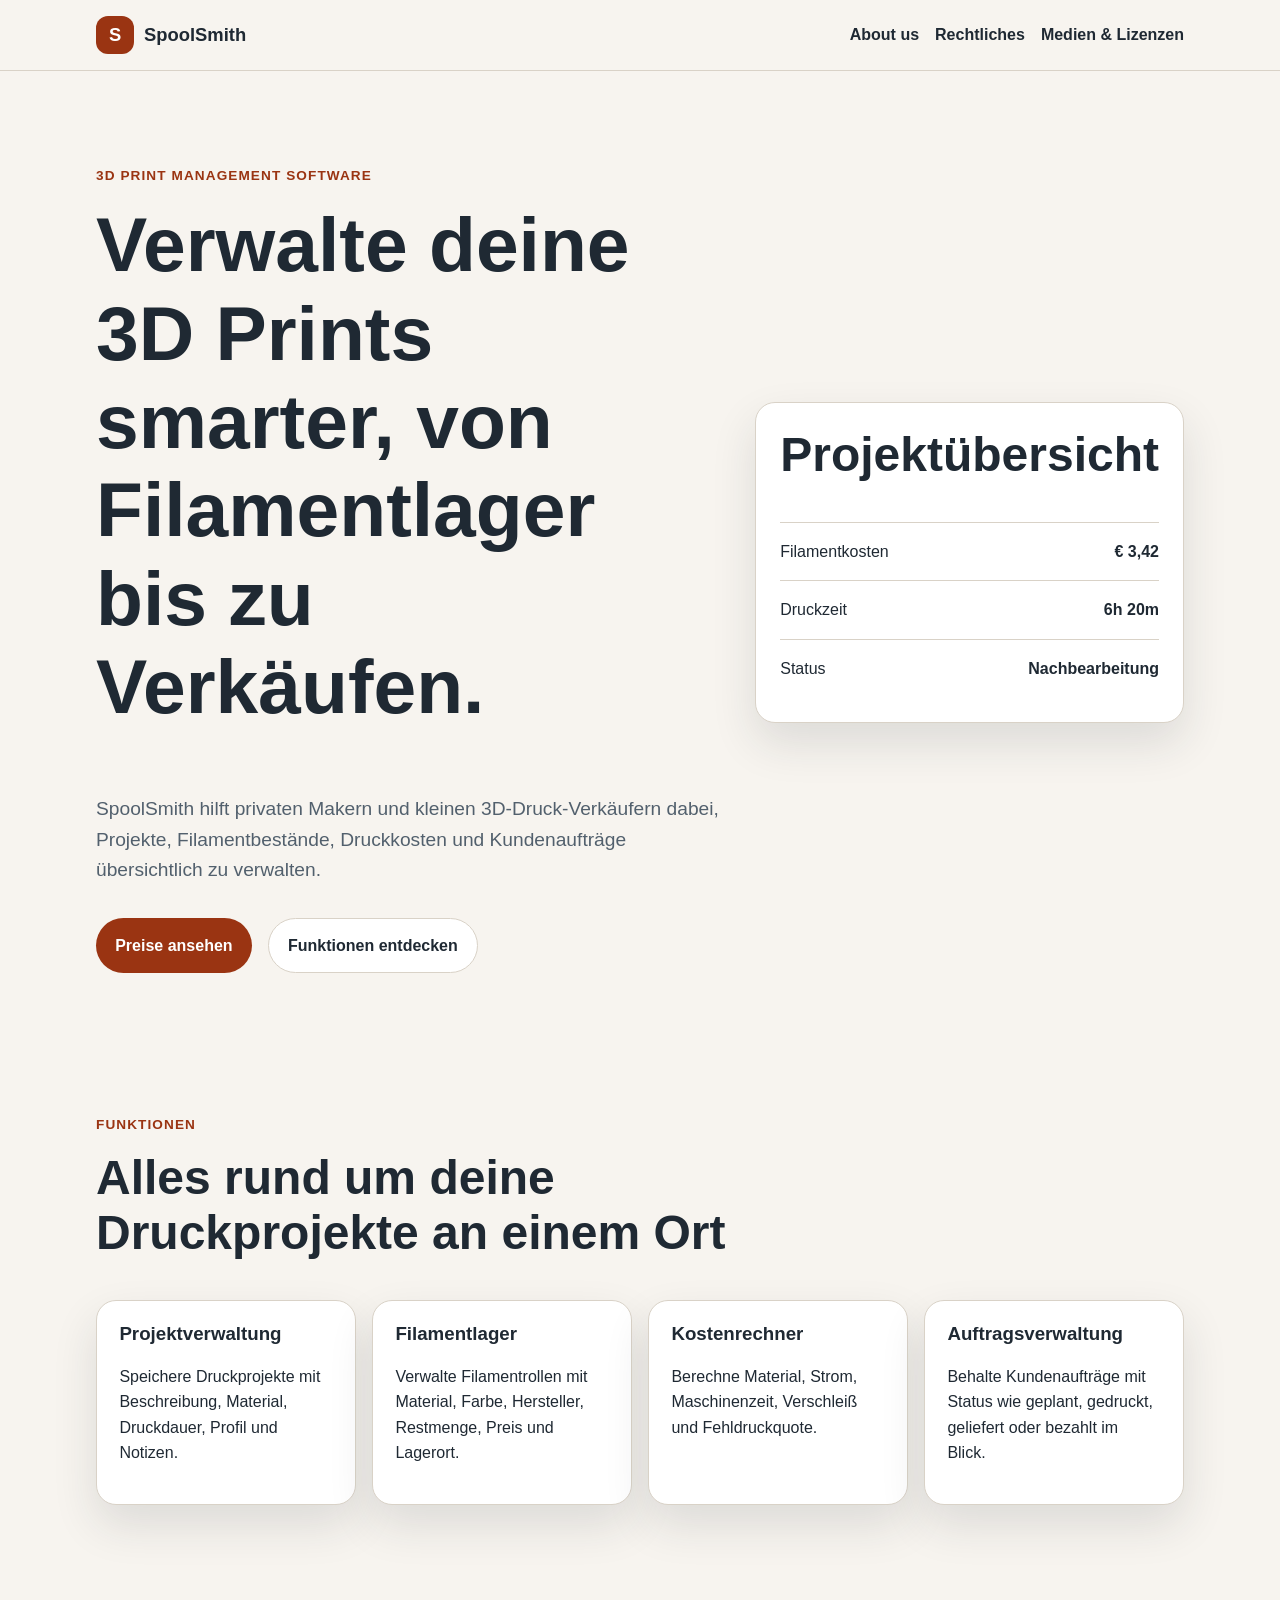
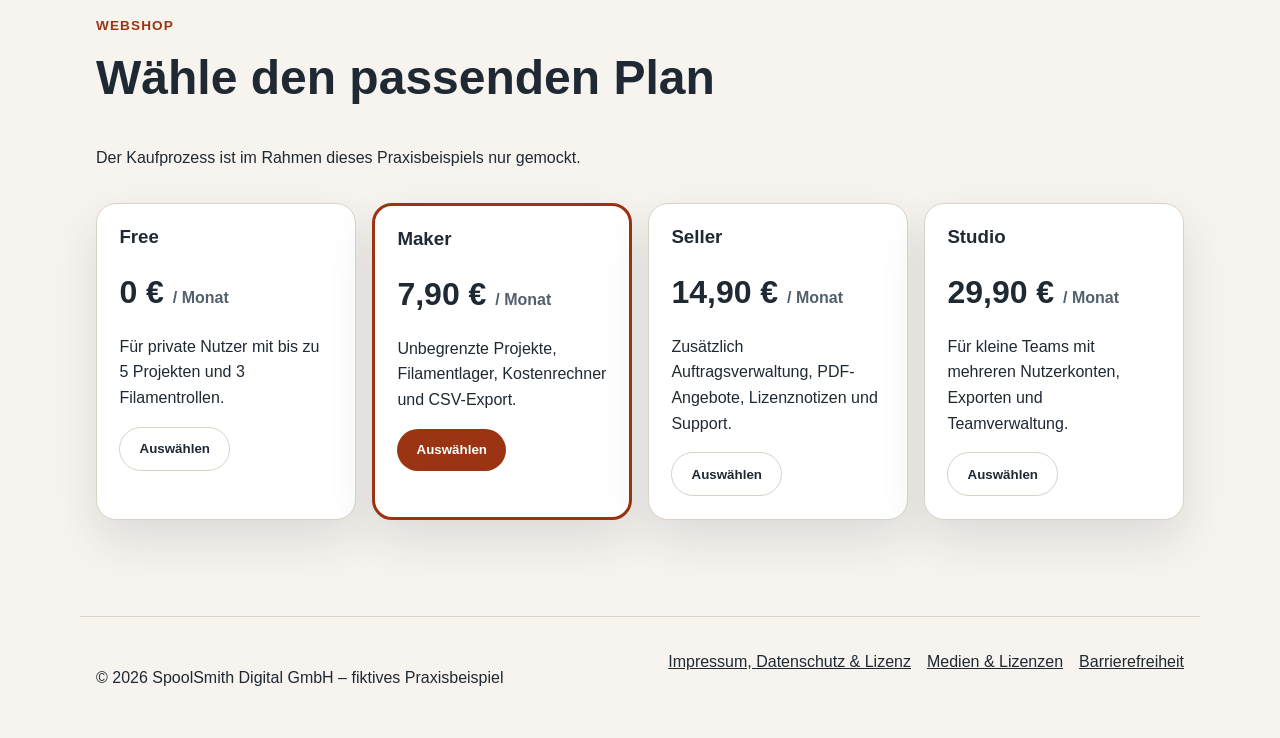
<file: index.html>
<!DOCTYPE html>
<html lang="de">
<head>
  <meta charset="UTF-8">
  <meta name="viewport" content="width=device-width, initial-scale=1.0">
  <title>SpoolSmith – 3D Print Management</title>
  <meta name="description" content="SpoolSmith ist eine Webanwendung zur Verwaltung von 3D-Druck-Projekten, Filamentbeständen, Druckkosten und Kundenaufträgen.">
  <link rel="stylesheet" href="assets/css/style.css">
</head>
<body>
  <a class="skip-link" href="#main">Zum Inhalt springen</a>

  <header class="site-header">
    <nav class="navbar" aria-label="Hauptnavigation">
      <a class="logo" href="index.html" aria-label="SpoolSmith Startseite">
        <span class="logo-mark">S</span>
        <span>SpoolSmith</span>
      </a>

      <ul class="nav-links">
        <li><a href="about.html">About us</a></li>
        <li><a href="legal.html">Rechtliches</a></li>
        <li><a href="media-licenses.html">Medien & Lizenzen</a></li>
      </ul>
    </nav>
  </header>

  <main id="main">
    <section class="hero">
      <div class="hero-text">
        <p class="eyebrow">3D Print Management Software</p>
        <h1>Verwalte deine 3D Prints smarter, von Filamentlager bis zu Verkäufen.</h1>
        <p class="hero-description">
          SpoolSmith hilft privaten Makern und kleinen 3D-Druck-Verkäufern dabei,
          Projekte, Filamentbestände, Druckkosten und Kundenaufträge übersichtlich zu verwalten.
        </p>
        <div class="hero-actions">
          <a class="button primary" href="#pricing">Preise ansehen</a>
          <a class="button secondary" href="#features">Funktionen entdecken</a>
        </div>
      </div>

      <div class="hero-card" aria-label="Beispiel-Dashboard von SpoolSmith">
        <h2>Projektübersicht</h2>
        <div class="dashboard-row">
          <span>Filamentkosten</span>
          <strong>€ 3,42</strong>
        </div>
        <div class="dashboard-row">
          <span>Druckzeit</span>
          <strong>6h 20m</strong>
        </div>
        <div class="dashboard-row">
          <span>Status</span>
          <strong>Nachbearbeitung</strong>
        </div>
      </div>
    </section>

    <section id="features" class="section">
      <div class="section-heading">
        <p class="eyebrow">Funktionen</p>
        <h2>Alles rund um deine Druckprojekte an einem Ort</h2>
      </div>

      <div class="grid cards">
        <article class="card">
          <h3>Projektverwaltung</h3>
          <p>Speichere Druckprojekte mit Beschreibung, Material, Druckdauer, Profil und Notizen.</p>
        </article>

        <article class="card">
          <h3>Filamentlager</h3>
          <p>Verwalte Filamentrollen mit Material, Farbe, Hersteller, Restmenge, Preis und Lagerort.</p>
        </article>

        <article class="card">
          <h3>Kostenrechner</h3>
          <p>Berechne Material, Strom, Maschinenzeit, Verschleiß und Fehldruckquote.</p>
        </article>

        <article class="card">
          <h3>Auftragsverwaltung</h3>
          <p>Behalte Kundenaufträge mit Status wie geplant, gedruckt, geliefert oder bezahlt im Blick.</p>
        </article>
      </div>
    </section>

    <section id="pricing" class="section pricing-section">
      <div class="section-heading">
        <p class="eyebrow">Webshop</p>
        <h2>Wähle den passenden Plan</h2>
        <p>Der Kaufprozess ist im Rahmen dieses Praxisbeispiels nur gemockt.</p>
      </div>

      <div class="grid pricing-grid">
        <article class="price-card">
          <h3>Free</h3>
          <p class="price">0 € <span>/ Monat</span></p>
          <p>Für private Nutzer mit bis zu 5 Projekten und 3 Filamentrollen.</p>
          <button class="button secondary" type="button">Auswählen</button>
        </article>

        <article class="price-card featured">
          <h3>Maker</h3>
          <p class="price">7,90 € <span>/ Monat</span></p>
          <p>Unbegrenzte Projekte, Filamentlager, Kostenrechner und CSV-Export.</p>
          <button class="button primary" type="button">Auswählen</button>
        </article>

        <article class="price-card">
          <h3>Seller</h3>
          <p class="price">14,90 € <span>/ Monat</span></p>
          <p>Zusätzlich Auftragsverwaltung, PDF-Angebote, Lizenznotizen und Support.</p>
          <button class="button secondary" type="button">Auswählen</button>
        </article>

        <article class="price-card">
          <h3>Studio</h3>
          <p class="price">29,90 € <span>/ Monat</span></p>
          <p>Für kleine Teams mit mehreren Nutzerkonten, Exporten und Teamverwaltung.</p>
          <button class="button secondary" type="button">Auswählen</button>
        </article>
      </div>
    </section>
  </main>

  <footer class="site-footer">
    <p>&copy; 2026 SpoolSmith Digital GmbH – fiktives Praxisbeispiel</p>
    <nav aria-label="Footer Navigation">
      <a href="legal.html">Impressum, Datenschutz & Lizenz</a>
      <a href="media-licenses.html">Medien & Lizenzen</a>
      <a href="legal.html#accessibility">Barrierefreiheit</a>
    </nav>
  </footer>

  <script src="assets/js/main.js"></script>
</body>
</html>
</file>
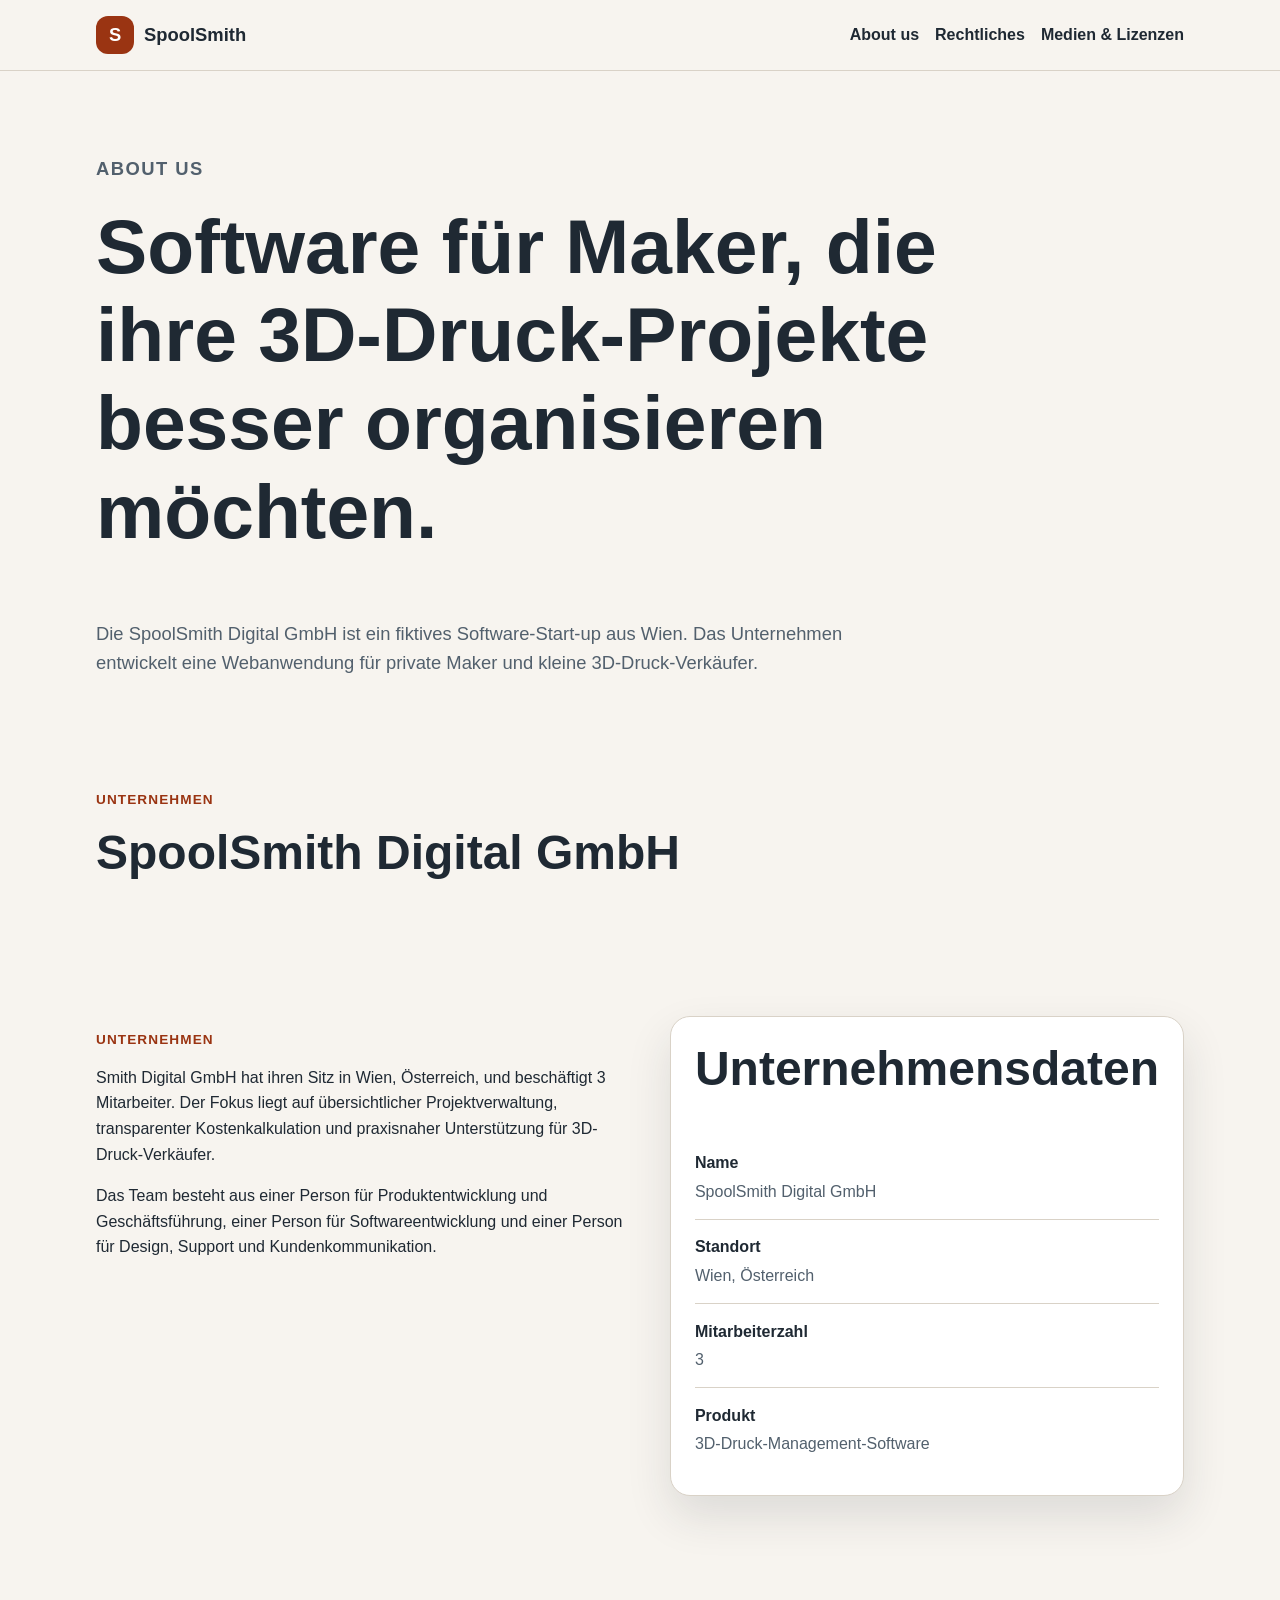
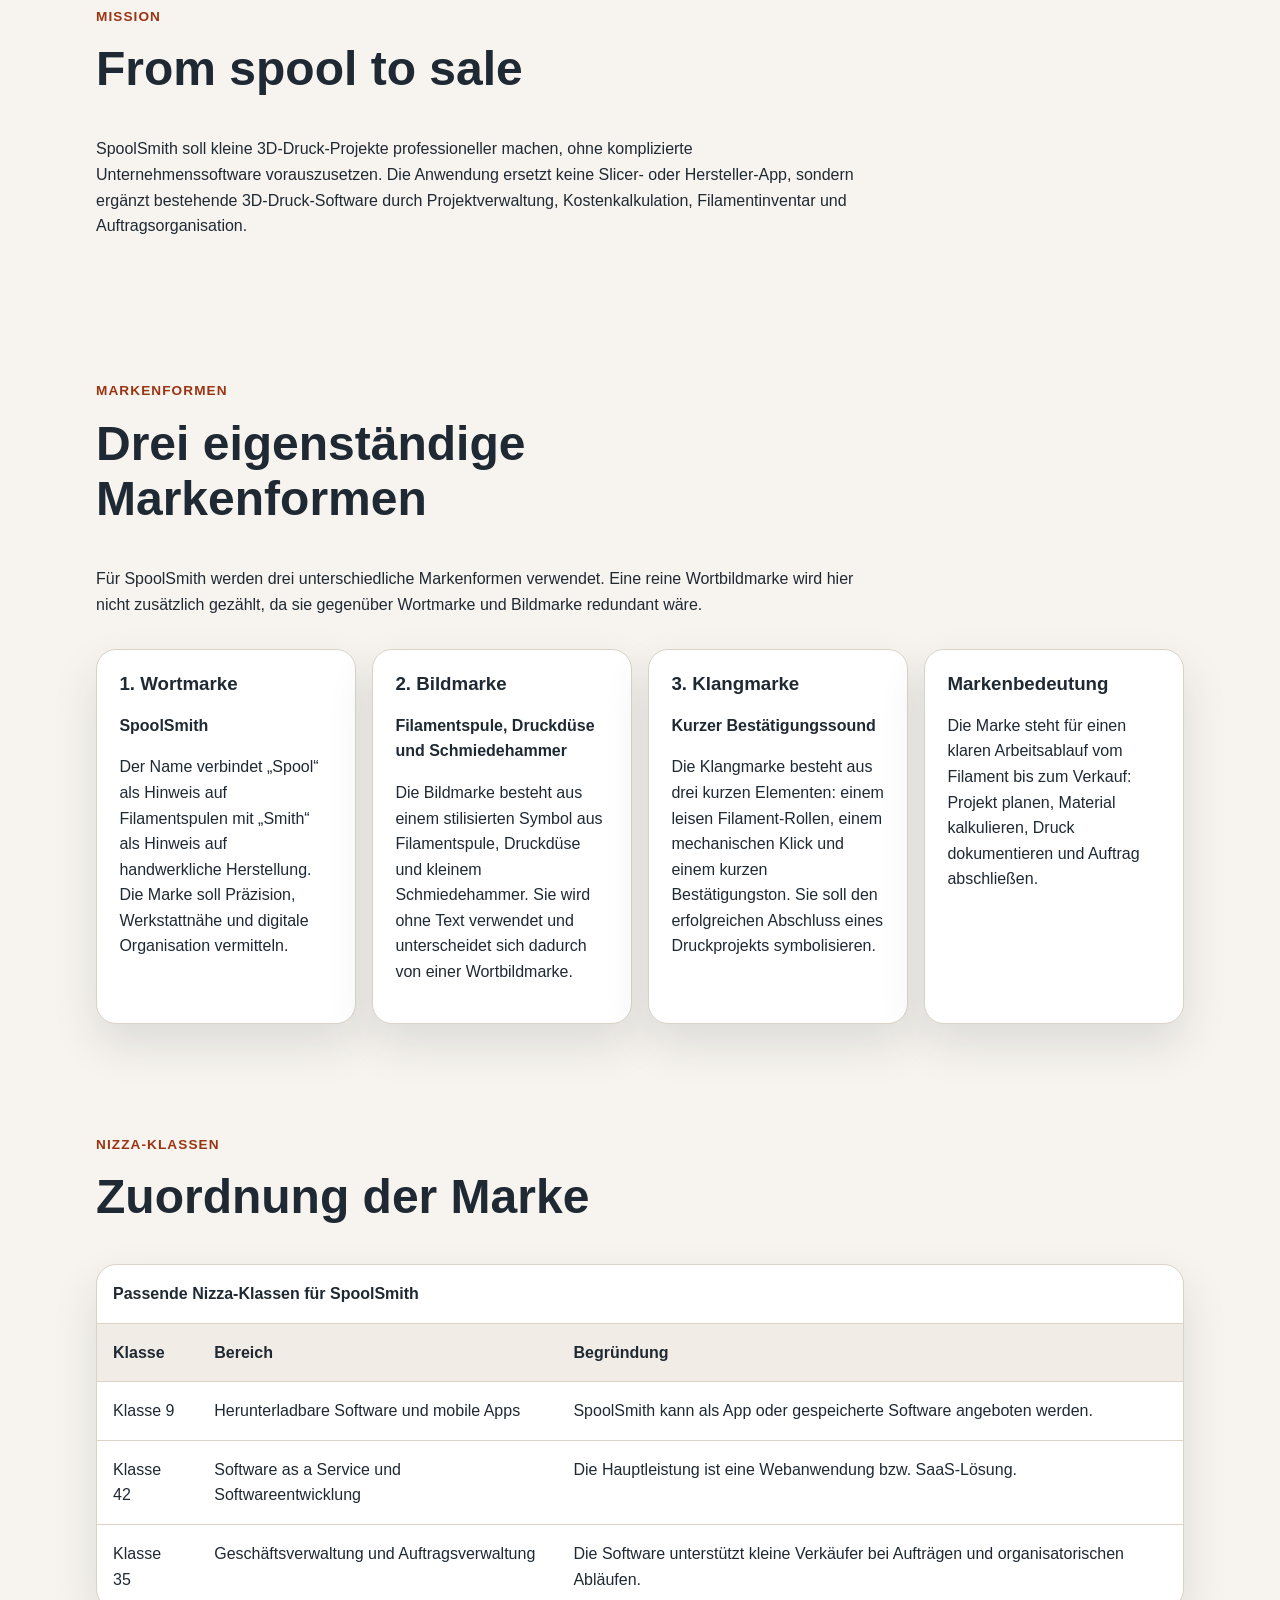
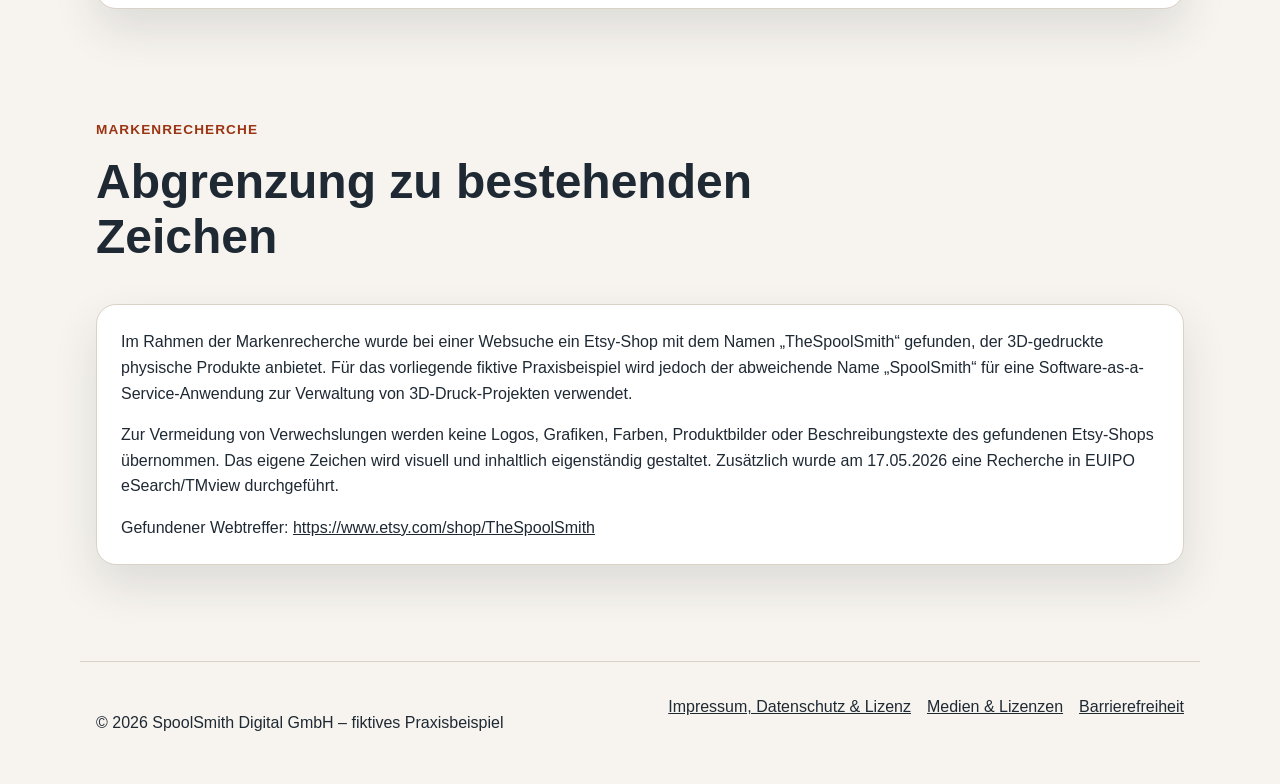
<file: about.html>
<!DOCTYPE html>
<html lang="de">
<head>
  <meta charset="UTF-8">
  <meta name="viewport" content="width=device-width, initial-scale=1.0">
  <title>About us – SpoolSmith</title>
  <meta name="description" content="Über SpoolSmith Digital GmbH, Markenformen, Nizza-Klassen und Markenrecherche.">
  <link rel="stylesheet" href="assets/css/style.css">
</head>
<body>
  <a class="skip-link" href="#main">Zum Inhalt springen</a>

  <header class="site-header">
    <nav class="navbar" aria-label="Hauptnavigation">
      <a class="logo" href="index.html" aria-label="SpoolSmith Startseite">
        <span class="logo-mark">S</span>
        <span>SpoolSmith</span>
      </a>

      <ul class="nav-links">
        <li><a href="about.html" aria-current="page">About us</a></li>
        <li><a href="legal.html">Rechtliches</a></li>
        <li><a href="media-licenses.html">Medien & Lizenzen</a></li>
      </ul>
    </nav>
  </header>

  <main id="main">
    <section class="page-hero">
      <p class="eyebrow">About us</p>
      <h1>Software für Maker, die ihre 3D-Druck-Projekte besser organisieren möchten.</h1>
      <p>
        Die SpoolSmith Digital GmbH ist ein fiktives Software-Start-up aus Wien.
        Das Unternehmen entwickelt eine Webanwendung für private Maker und kleine
        3D-Druck-Verkäufer.
      </p>
    </section>

    <section class="section two-column">
      <div>
        <p class="eyebrow">Unternehmen</p>
        <h2>SpoolSmith Digital GmbH</h2>
    </section>

    <section class="section two-column">
      <div>
        <p class="eyebrow">Unternehmen</p>
       Smith Digital GmbH hat ihren Sitz in Wien, Österreich, und beschäftigt
          3 Mitarbeiter. Der Fokus liegt auf übersichtlicher
          Projektverwaltung, transparenter Kostenkalkulation und praxisnaher
          Unterstützung für 3D-Druck-Verkäufer.
        </p>
        <p>
          Das Team besteht aus einer Person für Produktentwicklung und Geschäftsführung,
          einer Person für Softwareentwicklung und einer Person für Design, Support und
          Kundenkommunikation.
        </p>
      </div>

      <aside class="info-box" aria-label="Unternehmensdaten">
        <h2>Unternehmensdaten</h2>
        <dl>
          <div>
            <dt>Name</dt>
            <dd>SpoolSmith Digital GmbH</dd>
          </div>
          <div>
            <dt>Standort</dt>
            <dd>Wien, Österreich</dd>
          </div>
          <div>
            <dt>Mitarbeiterzahl</dt>
            <dd>3</dd>
          </div>
          <div>
            <dt>Produkt</dt>
            <dd>3D-Druck-Management-Software</dd>
          </div>
        </dl>
      </aside>
    </section>

    <section class="section">
      <div class="section-heading">
        <p class="eyebrow">Mission</p>
        <h2>From spool to sale</h2>
        <p>
          SpoolSmith soll kleine 3D-Druck-Projekte professioneller machen, ohne
          komplizierte Unternehmenssoftware vorauszusetzen. Die Anwendung ersetzt keine
          Slicer- oder Hersteller-App, sondern ergänzt bestehende 3D-Druck-Software
          durch Projektverwaltung, Kostenkalkulation, Filamentinventar und
          Auftragsorganisation.
        </p>
      </div>
    </section>

    <section class="section">
      <div class="section-heading">
        <p class="eyebrow">Markenformen</p>
        <h2>Drei eigenständige Markenformen</h2>
        <p>
          Für SpoolSmith werden drei unterschiedliche Markenformen verwendet. Eine
          reine Wortbildmarke wird hier nicht zusätzlich gezählt, da sie gegenüber
          Wortmarke und Bildmarke redundant wäre.
        </p>
      </div>

      <div class="grid cards">
        <article class="card">
          <h3>1. Wortmarke</h3>
          <p><strong>SpoolSmith</strong></p>
          <p>
            Der Name verbindet „Spool“ als Hinweis auf Filamentspulen mit „Smith“ als
            Hinweis auf handwerkliche Herstellung. Die Marke soll Präzision, Werkstattnähe
            und digitale Organisation vermitteln.
          </p>
        </article>

        <article class="card">
          <h3>2. Bildmarke</h3>
          <p><strong>Filamentspule, Druckdüse und Schmiedehammer</strong></p>
          <p>
            Die Bildmarke besteht aus einem stilisierten Symbol aus Filamentspule,
            Druckdüse und kleinem Schmiedehammer. Sie wird ohne Text verwendet und
            unterscheidet sich dadurch von einer Wortbildmarke.
          </p>
        </article>

        <article class="card">
          <h3>3. Klangmarke</h3>
          <p><strong>Kurzer Bestätigungssound</strong></p>
          <p>
            Die Klangmarke besteht aus drei kurzen Elementen: einem leisen
            Filament-Rollen, einem mechanischen Klick und einem kurzen Bestätigungston.
            Sie soll den erfolgreichen Abschluss eines Druckprojekts symbolisieren.
          </p>
        </article>

        <article class="card">
          <h3>Markenbedeutung</h3>
          <p>
            Die Marke steht für einen klaren Arbeitsablauf vom Filament bis zum Verkauf:
            Projekt planen, Material kalkulieren, Druck dokumentieren und Auftrag
            abschließen.
          </p>
        </article>
      </div>
    </section>

    <section class="section">
      <div class="section-heading">
        <p class="eyebrow">Nizza-Klassen</p>
        <h2>Zuordnung der Marke</h2>
      </div>

      <div class="table-wrapper">
        <table>
          <caption>Passende Nizza-Klassen für SpoolSmith</caption>
          <thead>
            <tr>
              <th scope="col">Klasse</th>
              <th scope="col">Bereich</th>
              <th scope="col">Begründung</th>
            </tr>
          </thead>
          <tbody>
            <tr>
              <td>Klasse 9</td>
              <td>Herunterladbare Software und mobile Apps</td>
              <td>SpoolSmith kann als App oder gespeicherte Software angeboten werden.</td>
            </tr>
            <tr>
              <td>Klasse 42</td>
              <td>Software as a Service und Softwareentwicklung</td>
              <td>Die Hauptleistung ist eine Webanwendung bzw. SaaS-Lösung.</td>
            </tr>
            <tr>
              <td>Klasse 35</td>
              <td>Geschäftsverwaltung und Auftragsverwaltung</td>
              <td>Die Software unterstützt kleine Verkäufer bei Aufträgen und organisatorischen Abläufen.</td>
            </tr>
          </tbody>
        </table>
      </div>
    </section>

    <section class="section">
      <div class="section-heading">
        <p class="eyebrow">Markenrecherche</p>
        <h2>Abgrenzung zu bestehenden Zeichen</h2>
      </div>

      <div class="notice">
        <p>
          Im Rahmen der Markenrecherche wurde bei einer Websuche ein Etsy-Shop mit dem
          Namen „TheSpoolSmith“ gefunden, der 3D-gedruckte physische Produkte anbietet.
          Für das vorliegende fiktive Praxisbeispiel wird jedoch der abweichende Name
          „SpoolSmith“ für eine Software-as-a-Service-Anwendung zur Verwaltung von
          3D-Druck-Projekten verwendet.
        </p>
        <p>
          Zur Vermeidung von Verwechslungen werden keine Logos, Grafiken, Farben,
          Produktbilder oder Beschreibungstexte des gefundenen Etsy-Shops übernommen.
          Das eigene Zeichen wird visuell und inhaltlich eigenständig gestaltet.
          Zusätzlich wurde am 17.05.2026 eine Recherche in EUIPO eSearch/TMview durchgeführt.
        </p>
        <p>
          Gefundener Webtreffer:
          <a href="https://www.etsy.com/shop/TheSpoolSmith">https://www.etsy.com/shop/TheSpoolSmith</a>
        </p>
      </div>
    </section>
  </main>

  <footer class="site-footer">
    <p>&copy; 2026 SpoolSmith Digital GmbH – fiktives Praxisbeispiel</p>
    <nav aria-label="Footer Navigation">
      <a href="legal.html">Impressum, Datenschutz & Lizenz</a>
      <a href="media-licenses.html">Medien & Lizenzen</a>
      <a href="legal.html#accessibility">Barrierefreiheit</a>
    </nav>
  </footer>

  <script src="assets/js/main.js"></script>
</body>
</html>
</file>
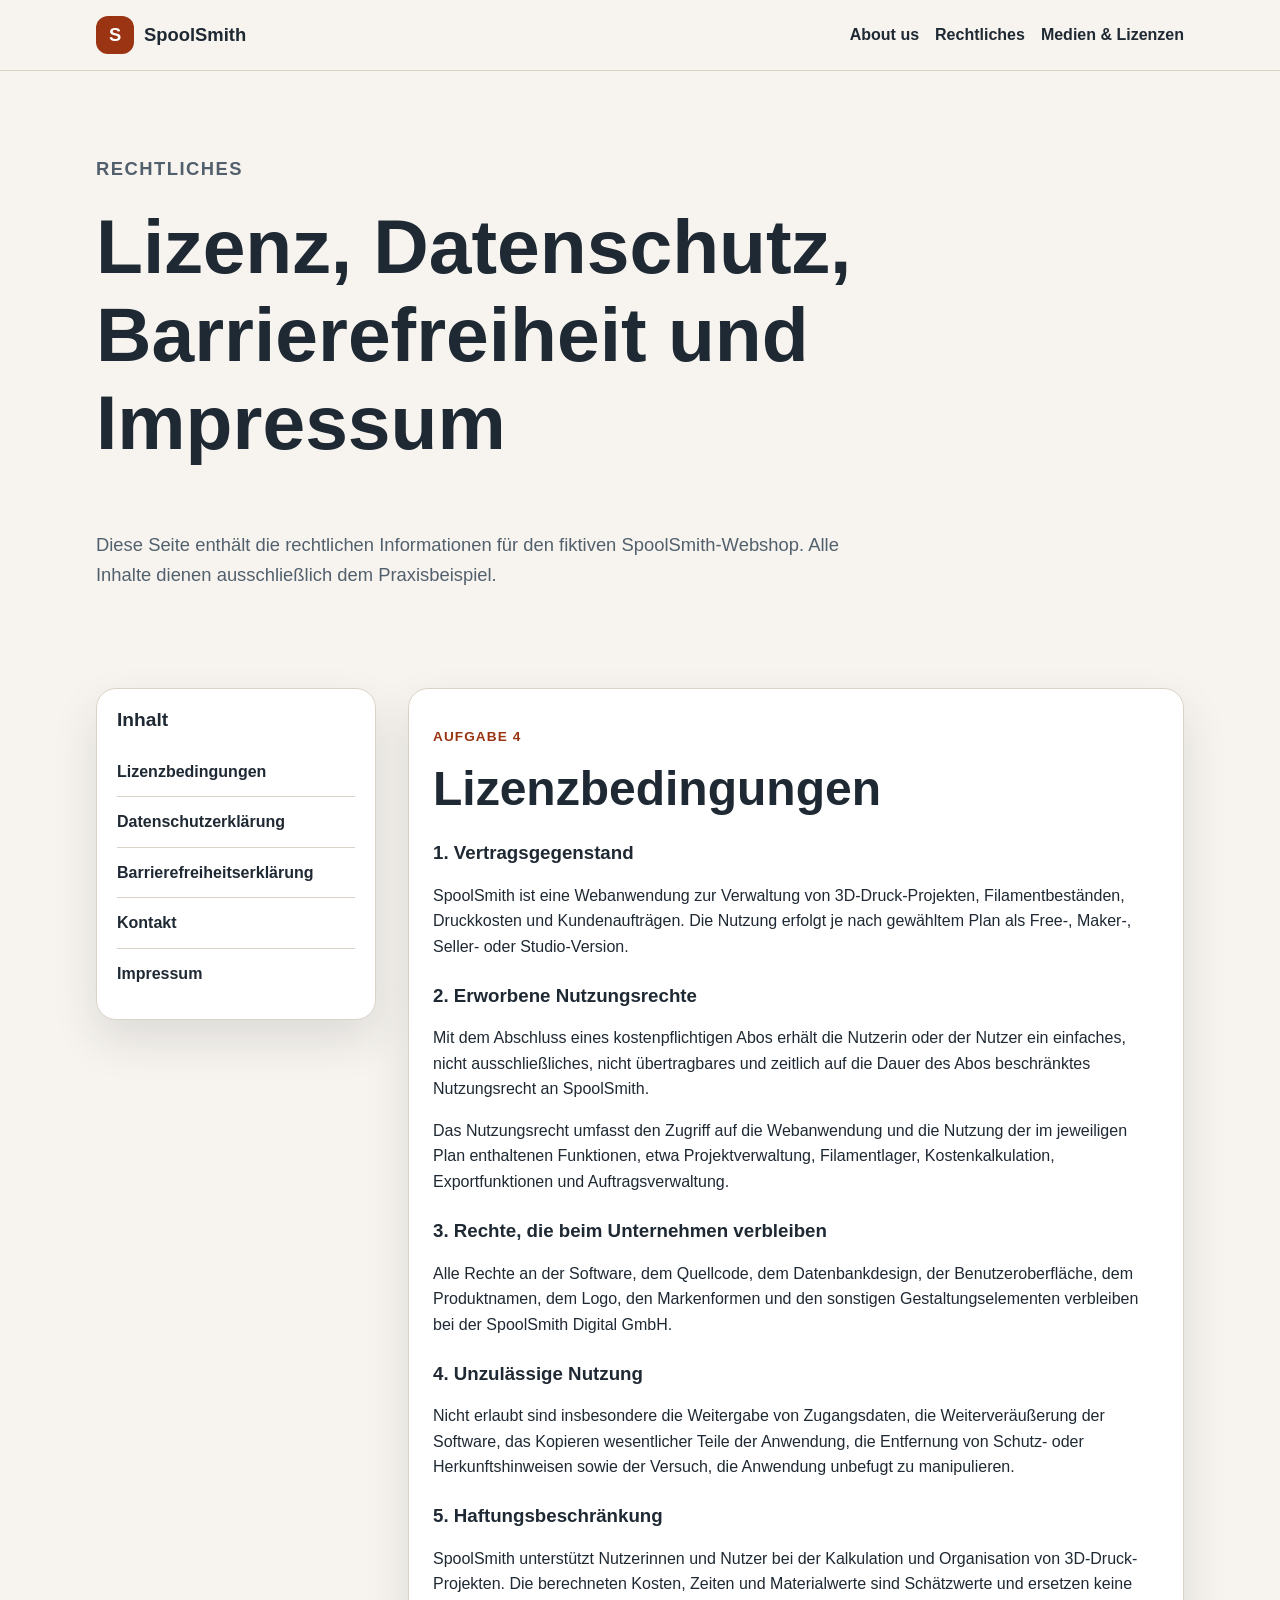
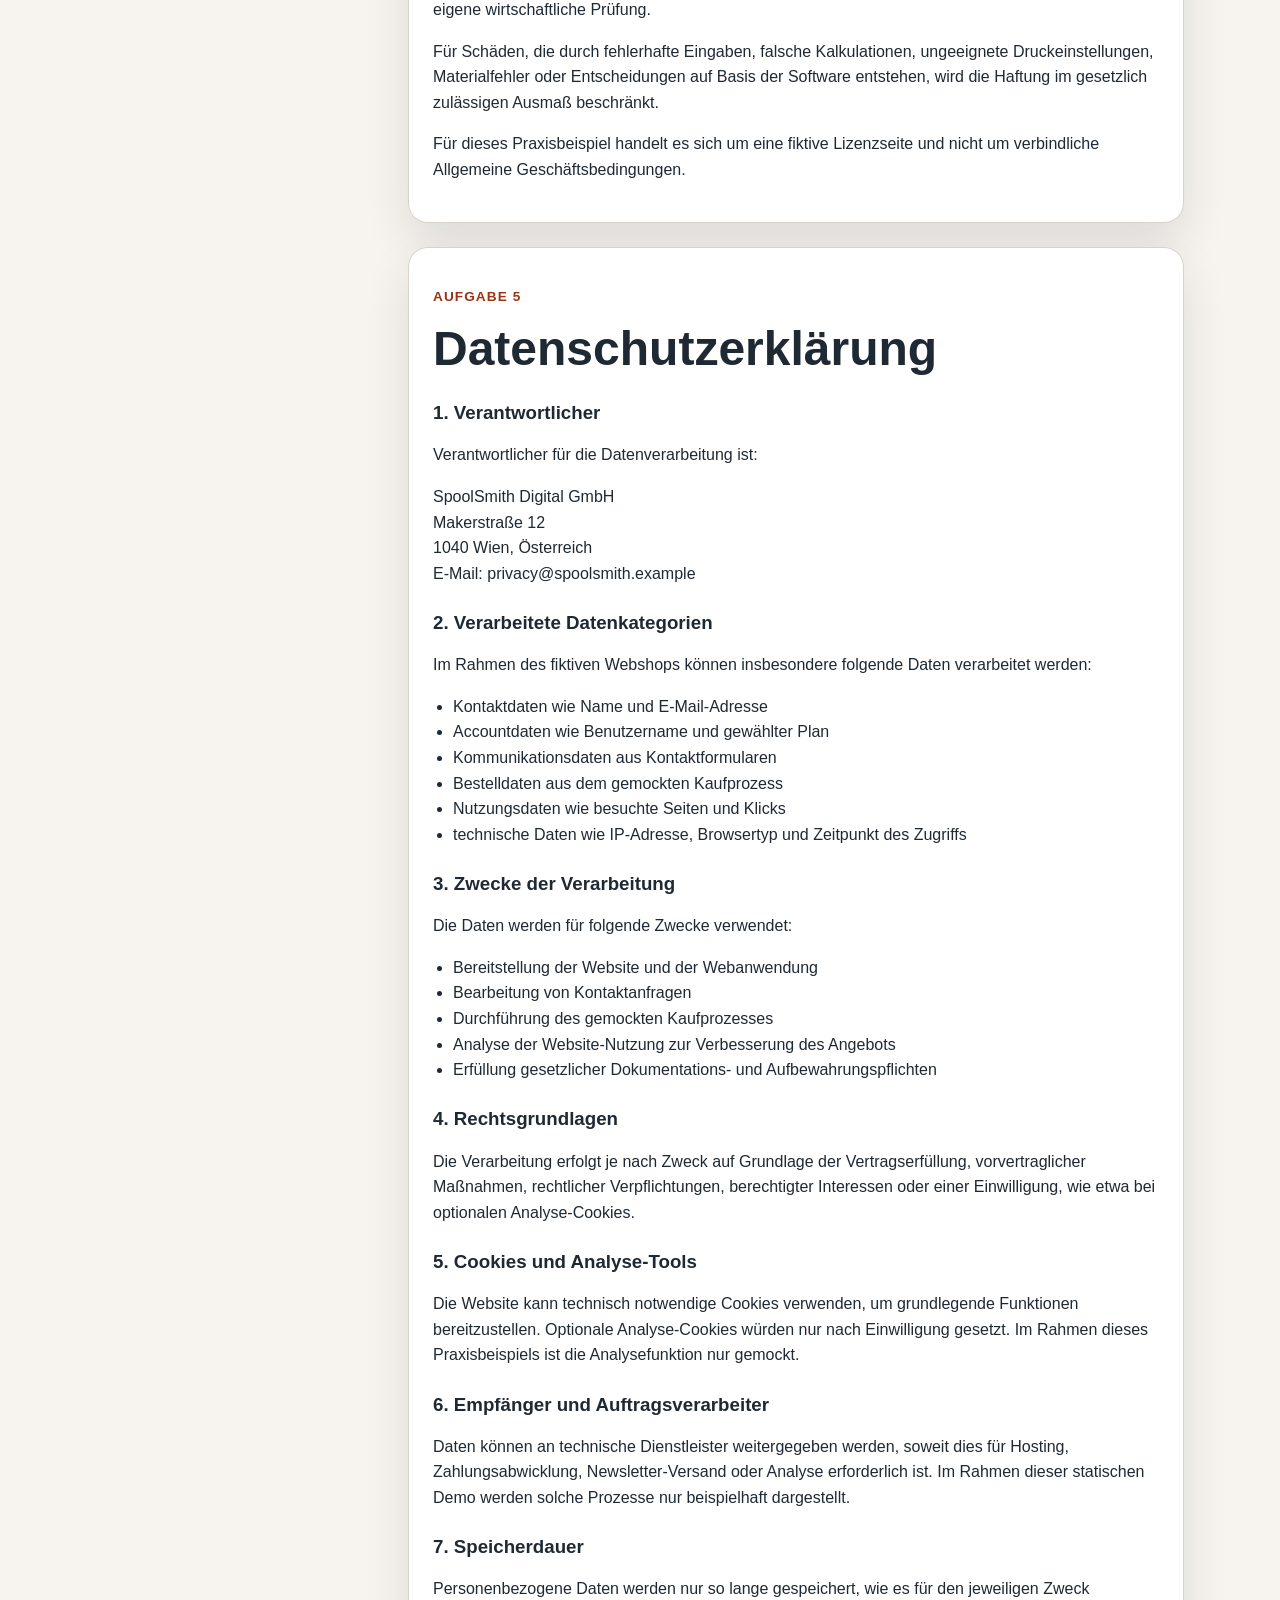
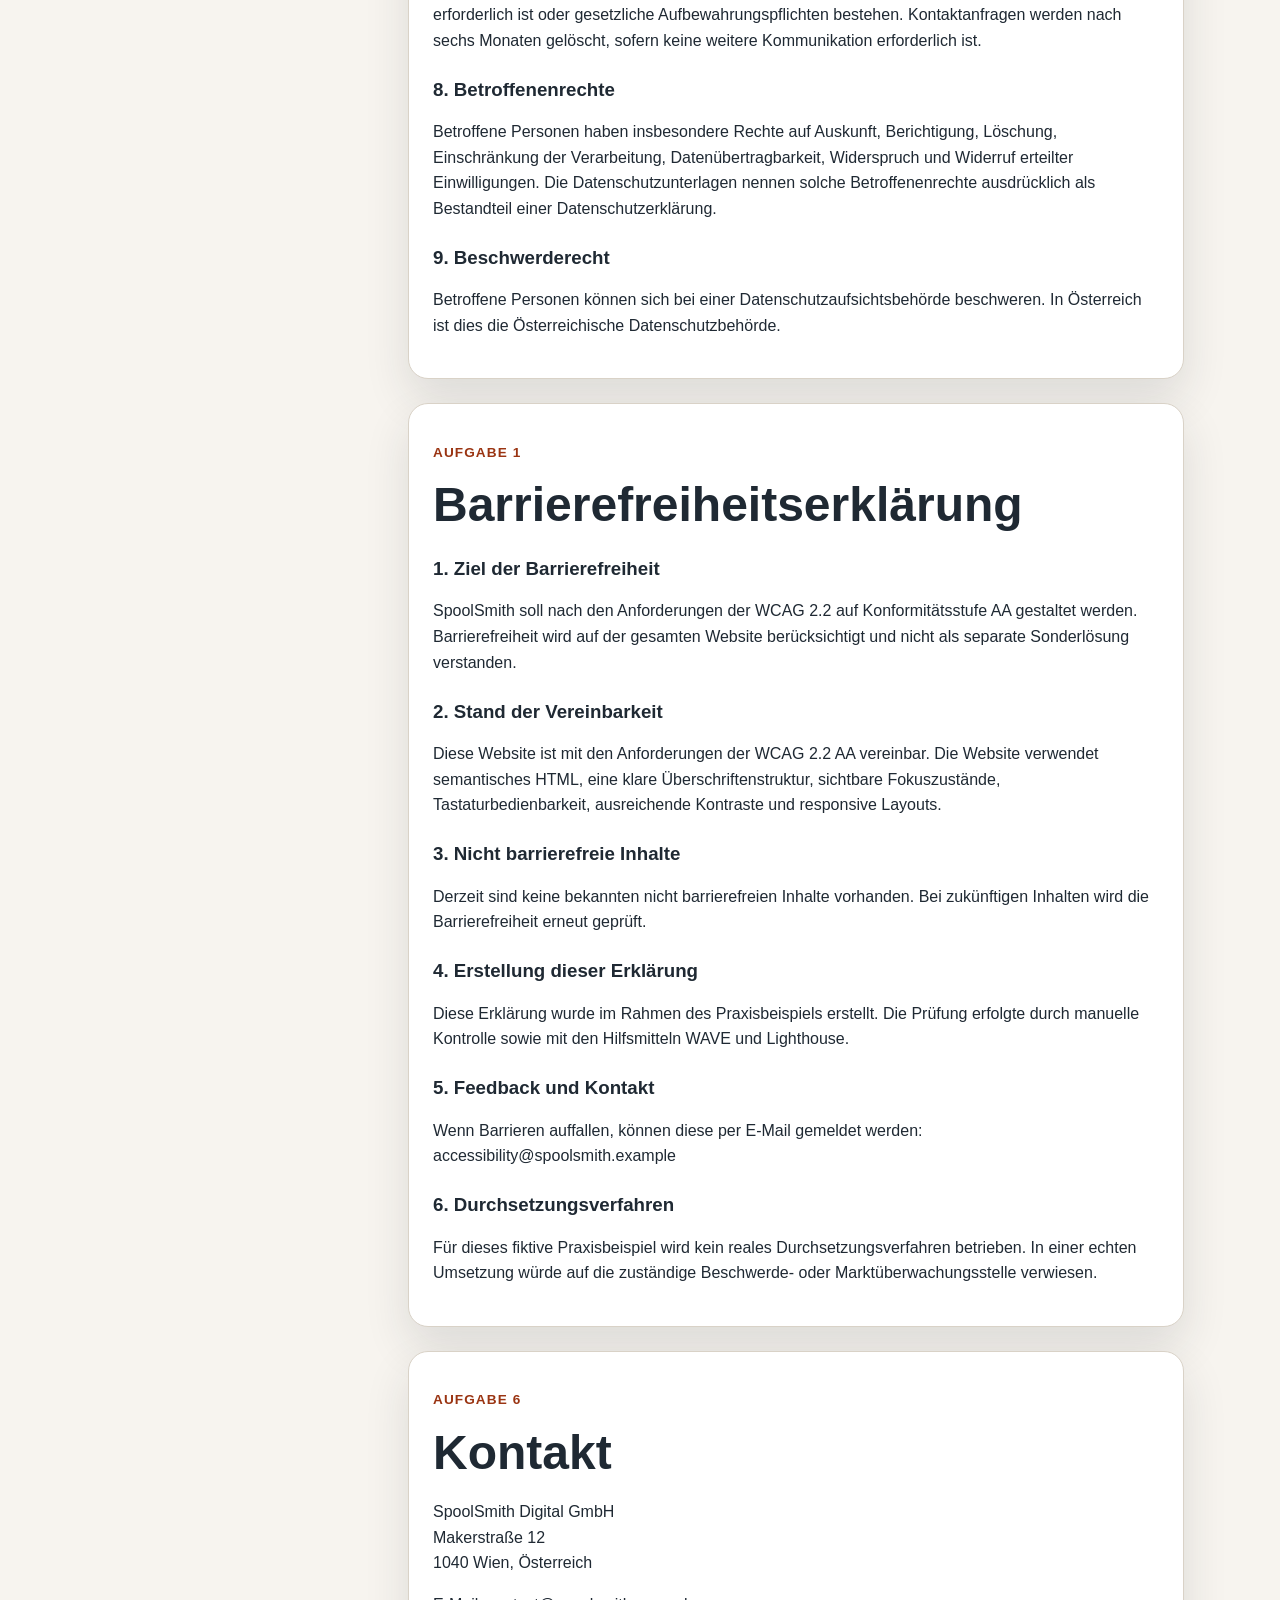
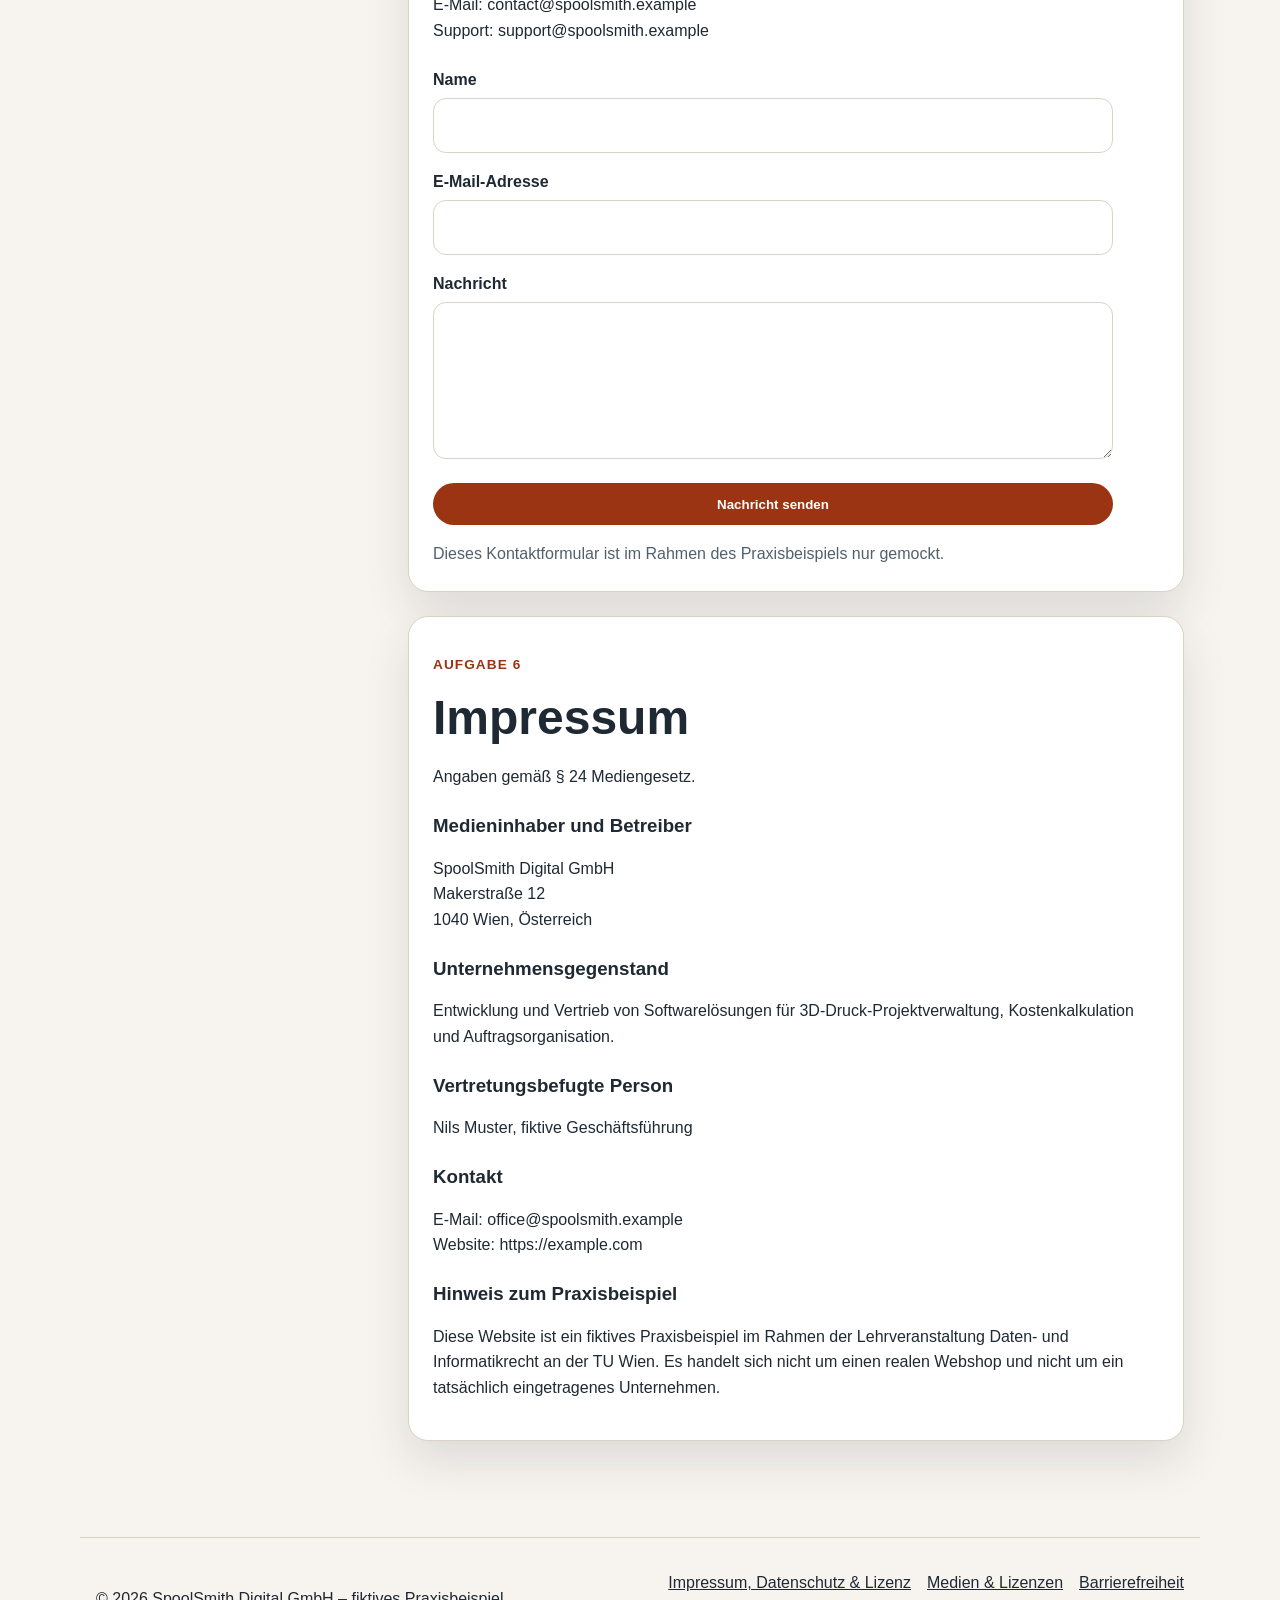
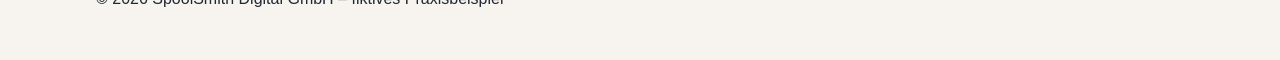
<file: legal.html>
<!DOCTYPE html>
<html lang="de">
<head>
  <meta charset="UTF-8">
  <meta name="viewport" content="width=device-width, initial-scale=1.0">
  <title>Rechtliches – SpoolSmith</title>
  <meta name="description" content="Lizenzbedingungen, Datenschutzerklärung, Barrierefreiheitserklärung und Impressum von SpoolSmith.">
  <link rel="stylesheet" href="assets/css/style.css">
</head>
<body>
  <a class="skip-link" href="#main">Zum Inhalt springen</a>

  <header class="site-header">
    <nav class="navbar" aria-label="Hauptnavigation">
      <a class="logo" href="index.html" aria-label="SpoolSmith Startseite">
        <span class="logo-mark">S</span>
        <span>SpoolSmith</span>
      </a>

      <ul class="nav-links">
        <li><a href="about.html">About us</a></li>
        <li><a href="legal.html" aria-current="page">Rechtliches</a></li>
        <li><a href="media-licenses.html">Medien & Lizenzen</a></li>
      </ul>
    </nav>
  </header>

  <main id="main">
    <section class="page-hero">
      <p class="eyebrow">Rechtliches</p>
      <h1>Lizenz, Datenschutz, Barrierefreiheit und Impressum</h1>
      <p>
        Diese Seite enthält die rechtlichen Informationen für den fiktiven SpoolSmith-Webshop.
        Alle Inhalte dienen ausschließlich dem Praxisbeispiel.
      </p>
    </section>

    <section class="section legal-layout">
      <aside class="legal-nav" aria-label="Seitennavigation">
        <h2>Inhalt</h2>
        <ul>
          <li><a href="#license">Lizenzbedingungen</a></li>
          <li><a href="#privacy">Datenschutzerklärung</a></li>
          <li><a href="#accessibility">Barrierefreiheitserklärung</a></li>
          <li><a href="#contact">Kontakt</a></li>
          <li><a href="#imprint">Impressum</a></li>
        </ul>
      </aside>

      <div class="legal-content">
        <section id="license" class="legal-block">
          <p class="eyebrow">Aufgabe 4</p>
          <h2>Lizenzbedingungen</h2>

          <h3>1. Vertragsgegenstand</h3>
          <p>
            SpoolSmith ist eine Webanwendung zur Verwaltung von 3D-Druck-Projekten,
            Filamentbeständen, Druckkosten und Kundenaufträgen. Die Nutzung erfolgt je
            nach gewähltem Plan als Free-, Maker-, Seller- oder Studio-Version.
          </p>

          <h3>2. Erworbene Nutzungsrechte</h3>
          <p>
            Mit dem Abschluss eines kostenpflichtigen Abos erhält die Nutzerin oder der
            Nutzer ein einfaches, nicht ausschließliches, nicht übertragbares und zeitlich
            auf die Dauer des Abos beschränktes Nutzungsrecht an SpoolSmith.
          </p>
          <p>
            Das Nutzungsrecht umfasst den Zugriff auf die Webanwendung und die Nutzung
            der im jeweiligen Plan enthaltenen Funktionen, etwa Projektverwaltung,
            Filamentlager, Kostenkalkulation, Exportfunktionen und Auftragsverwaltung.
          </p>

          <h3>3. Rechte, die beim Unternehmen verbleiben</h3>
          <p>
            Alle Rechte an der Software, dem Quellcode, dem Datenbankdesign, der
            Benutzeroberfläche, dem Produktnamen, dem Logo, den Markenformen und den
            sonstigen Gestaltungselementen verbleiben bei der SpoolSmith Digital GmbH.
          </p>

          <h3>4. Unzulässige Nutzung</h3>
          <p>
            Nicht erlaubt sind insbesondere die Weitergabe von Zugangsdaten, die
            Weiterveräußerung der Software, das Kopieren wesentlicher Teile der Anwendung,
            die Entfernung von Schutz- oder Herkunftshinweisen sowie der Versuch, die
            Anwendung unbefugt zu manipulieren.
          </p>

          <h3>5. Haftungsbeschränkung</h3>
          <p>
            SpoolSmith unterstützt Nutzerinnen und Nutzer bei der Kalkulation und
            Organisation von 3D-Druck-Projekten. Die berechneten Kosten, Zeiten und
            Materialwerte sind Schätzwerte und ersetzen keine eigene wirtschaftliche Prüfung.
          </p>
          <p>
            Für Schäden, die durch fehlerhafte Eingaben, falsche Kalkulationen,
            ungeeignete Druckeinstellungen, Materialfehler oder Entscheidungen auf Basis
            der Software entstehen, wird die Haftung im gesetzlich zulässigen Ausmaß
            beschränkt.
          </p>
          <p>
            Für dieses Praxisbeispiel handelt es sich um eine fiktive Lizenzseite und nicht
            um verbindliche Allgemeine Geschäftsbedingungen.
          </p>
        </section>

        <section id="privacy" class="legal-block">
          <p class="eyebrow">Aufgabe 5</p>
          <h2>Datenschutzerklärung</h2>

          <h3>1. Verantwortlicher</h3>
          <p>
            Verantwortlicher für die Datenverarbeitung ist:
          </p>
          <p>
            SpoolSmith Digital GmbH<br>
            Makerstraße 12<br>
            1040 Wien, Österreich<br>
            E-Mail: privacy@spoolsmith.example
          </p>

          <h3>2. Verarbeitete Datenkategorien</h3>
          <p>
            Im Rahmen des fiktiven Webshops können insbesondere folgende Daten verarbeitet
            werden:
          </p>
          <ul>
            <li>Kontaktdaten wie Name und E-Mail-Adresse</li>
            <li>Accountdaten wie Benutzername und gewählter Plan</li>
            <li>Kommunikationsdaten aus Kontaktformularen</li>
            <li>Bestelldaten aus dem gemockten Kaufprozess</li>
            <li>Nutzungsdaten wie besuchte Seiten und Klicks</li>
            <li>technische Daten wie IP-Adresse, Browsertyp und Zeitpunkt des Zugriffs</li>
          </ul>

          <h3>3. Zwecke der Verarbeitung</h3>
          <p>
            Die Daten werden für folgende Zwecke verwendet:
          </p>
          <ul>
            <li>Bereitstellung der Website und der Webanwendung</li>
            <li>Bearbeitung von Kontaktanfragen</li>
            <li>Durchführung des gemockten Kaufprozesses</li>
            <li>Analyse der Website-Nutzung zur Verbesserung des Angebots</li>
            <li>Erfüllung gesetzlicher Dokumentations- und Aufbewahrungspflichten</li>
          </ul>

          <h3>4. Rechtsgrundlagen</h3>
          <p>
            Die Verarbeitung erfolgt je nach Zweck auf Grundlage der Vertragserfüllung,
            vorvertraglicher Maßnahmen, rechtlicher Verpflichtungen, berechtigter Interessen
            oder einer Einwilligung, wie etwa bei optionalen Analyse-Cookies.
          </p>

          <h3>5. Cookies und Analyse-Tools</h3>
          <p>
            Die Website kann technisch notwendige Cookies verwenden, um grundlegende
            Funktionen bereitzustellen. Optionale Analyse-Cookies würden nur nach
            Einwilligung gesetzt. Im Rahmen dieses Praxisbeispiels ist die Analysefunktion
            nur gemockt.
          </p>

          <h3>6. Empfänger und Auftragsverarbeiter</h3>
          <p>
            Daten können an technische Dienstleister weitergegeben werden, soweit dies für
            Hosting, Zahlungsabwicklung, Newsletter-Versand oder Analyse erforderlich ist.
            Im Rahmen dieser statischen Demo werden solche Prozesse nur beispielhaft
            dargestellt.
          </p>

          <h3>7. Speicherdauer</h3>
          <p>
            Personenbezogene Daten werden nur so lange gespeichert, wie es für den jeweiligen
            Zweck erforderlich ist oder gesetzliche Aufbewahrungspflichten bestehen.
            Kontaktanfragen werden nach sechs Monaten gelöscht, sofern keine
            weitere Kommunikation erforderlich ist.
          </p>

          <h3>8. Betroffenenrechte</h3>
          <p>
            Betroffene Personen haben insbesondere Rechte auf Auskunft, Berichtigung,
            Löschung, Einschränkung der Verarbeitung, Datenübertragbarkeit, Widerspruch und
            Widerruf erteilter Einwilligungen. Die Datenschutzunterlagen nennen solche
            Betroffenenrechte ausdrücklich als Bestandteil einer Datenschutzerklärung.
          </p>

          <h3>9. Beschwerderecht</h3>
          <p>
            Betroffene Personen können sich bei einer Datenschutzaufsichtsbehörde beschweren.
            In Österreich ist dies die Österreichische Datenschutzbehörde.
          </p>
        </section>

        <section id="accessibility" class="legal-block">
          <p class="eyebrow">Aufgabe 1</p>
          <h2>Barrierefreiheitserklärung</h2>

          <h3>1. Ziel der Barrierefreiheit</h3>
          <p>
            SpoolSmith soll nach den Anforderungen der WCAG 2.2 auf Konformitätsstufe AA
            gestaltet werden. Barrierefreiheit wird auf der gesamten Website berücksichtigt
            und nicht als separate Sonderlösung verstanden.
          </p>

          <h3>2. Stand der Vereinbarkeit</h3>
          <p>
            Diese Website ist mit den Anforderungen der WCAG 2.2 AA vereinbar.
            Die Website verwendet semantisches HTML, eine klare Überschriftenstruktur,
            sichtbare Fokuszustände, Tastaturbedienbarkeit, ausreichende Kontraste und
            responsive Layouts.
          </p>

          <h3>3. Nicht barrierefreie Inhalte</h3>
          <p>
            Derzeit sind keine bekannten nicht barrierefreien Inhalte vorhanden. Bei zukünftigen Inhalten wird die Barrierefreiheit erneut geprüft.
          </p>

          <h3>4. Erstellung dieser Erklärung</h3>
          <p>
            Diese Erklärung wurde im Rahmen des Praxisbeispiels erstellt. Die Prüfung erfolgte
            durch manuelle Kontrolle sowie mit den Hilfsmitteln WAVE und Lighthouse.
          </p>

          <h3>5. Feedback und Kontakt</h3>
          <p>
            Wenn Barrieren auffallen, können diese per E-Mail gemeldet werden:
            accessibility@spoolsmith.example
          </p>

          <h3>6. Durchsetzungsverfahren</h3>
          <p>
            Für dieses fiktive Praxisbeispiel wird kein reales Durchsetzungsverfahren
            betrieben. In einer echten Umsetzung würde auf die zuständige Beschwerde- oder
            Marktüberwachungsstelle verwiesen.
          </p>
        </section>

        <section id="contact" class="legal-block">
          <p class="eyebrow">Aufgabe 6</p>
          <h2>Kontakt</h2>

          <p>
            SpoolSmith Digital GmbH<br>
            Makerstraße 12<br>
            1040 Wien, Österreich
          </p>

          <p>
            E-Mail: contact@spoolsmith.example<br>
            Support: support@spoolsmith.example
          </p>

          <form class="contact-form" aria-label="Kontaktformular">
            <div>
              <label for="name">Name</label>
              <input type="text" id="name" name="name" autocomplete="name">
            </div>

            <div>
              <label for="email">E-Mail-Adresse</label>
              <input type="email" id="email" name="email" autocomplete="email">
            </div>

            <div>
              <label for="message">Nachricht</label>
              <textarea id="message" name="message" rows="5"></textarea>
            </div>

            <button class="button primary" type="button">
              Nachricht senden
            </button>

            <p class="form-hint">
              Dieses Kontaktformular ist im Rahmen des Praxisbeispiels nur gemockt.
            </p>
          </form>
        </section>

        <section id="imprint" class="legal-block">
          <p class="eyebrow">Aufgabe 6</p>
          <h2>Impressum</h2>

          <p>
            Angaben gemäß § 24 Mediengesetz.
          </p>

          <h3>Medieninhaber und Betreiber</h3>
          <p>
            SpoolSmith Digital GmbH<br>
            Makerstraße 12<br>
            1040 Wien, Österreich
          </p>

          <h3>Unternehmensgegenstand</h3>
          <p>
            Entwicklung und Vertrieb von Softwarelösungen für 3D-Druck-Projektverwaltung,
            Kostenkalkulation und Auftragsorganisation.
          </p>

          <h3>Vertretungsbefugte Person</h3>
          <p>
            Nils Muster, fiktive Geschäftsführung
          </p>

          <h3>Kontakt</h3>
          <p>
            E-Mail: office@spoolsmith.example<br>
            Website: https://example.com
          </p>

          <h3>Hinweis zum Praxisbeispiel</h3>
          <p>
            Diese Website ist ein fiktives Praxisbeispiel im Rahmen der Lehrveranstaltung
            Daten- und Informatikrecht an der TU Wien. Es handelt sich nicht um einen realen
            Webshop und nicht um ein tatsächlich eingetragenes Unternehmen.
          </p>
        </section>
      </div>
    </section>
  </main>

  <footer class="site-footer">
    <p>&copy; 2026 SpoolSmith Digital GmbH – fiktives Praxisbeispiel</p>
    <nav aria-label="Footer Navigation">
      <a href="legal.html">Impressum, Datenschutz & Lizenz</a>
      <a href="media-licenses.html">Medien & Lizenzen</a>
      <a href="legal.html#accessibility">Barrierefreiheit</a>
    </nav>
  </footer>

  <script src="assets/js/main.js"></script>
</body>
</html>
</file>
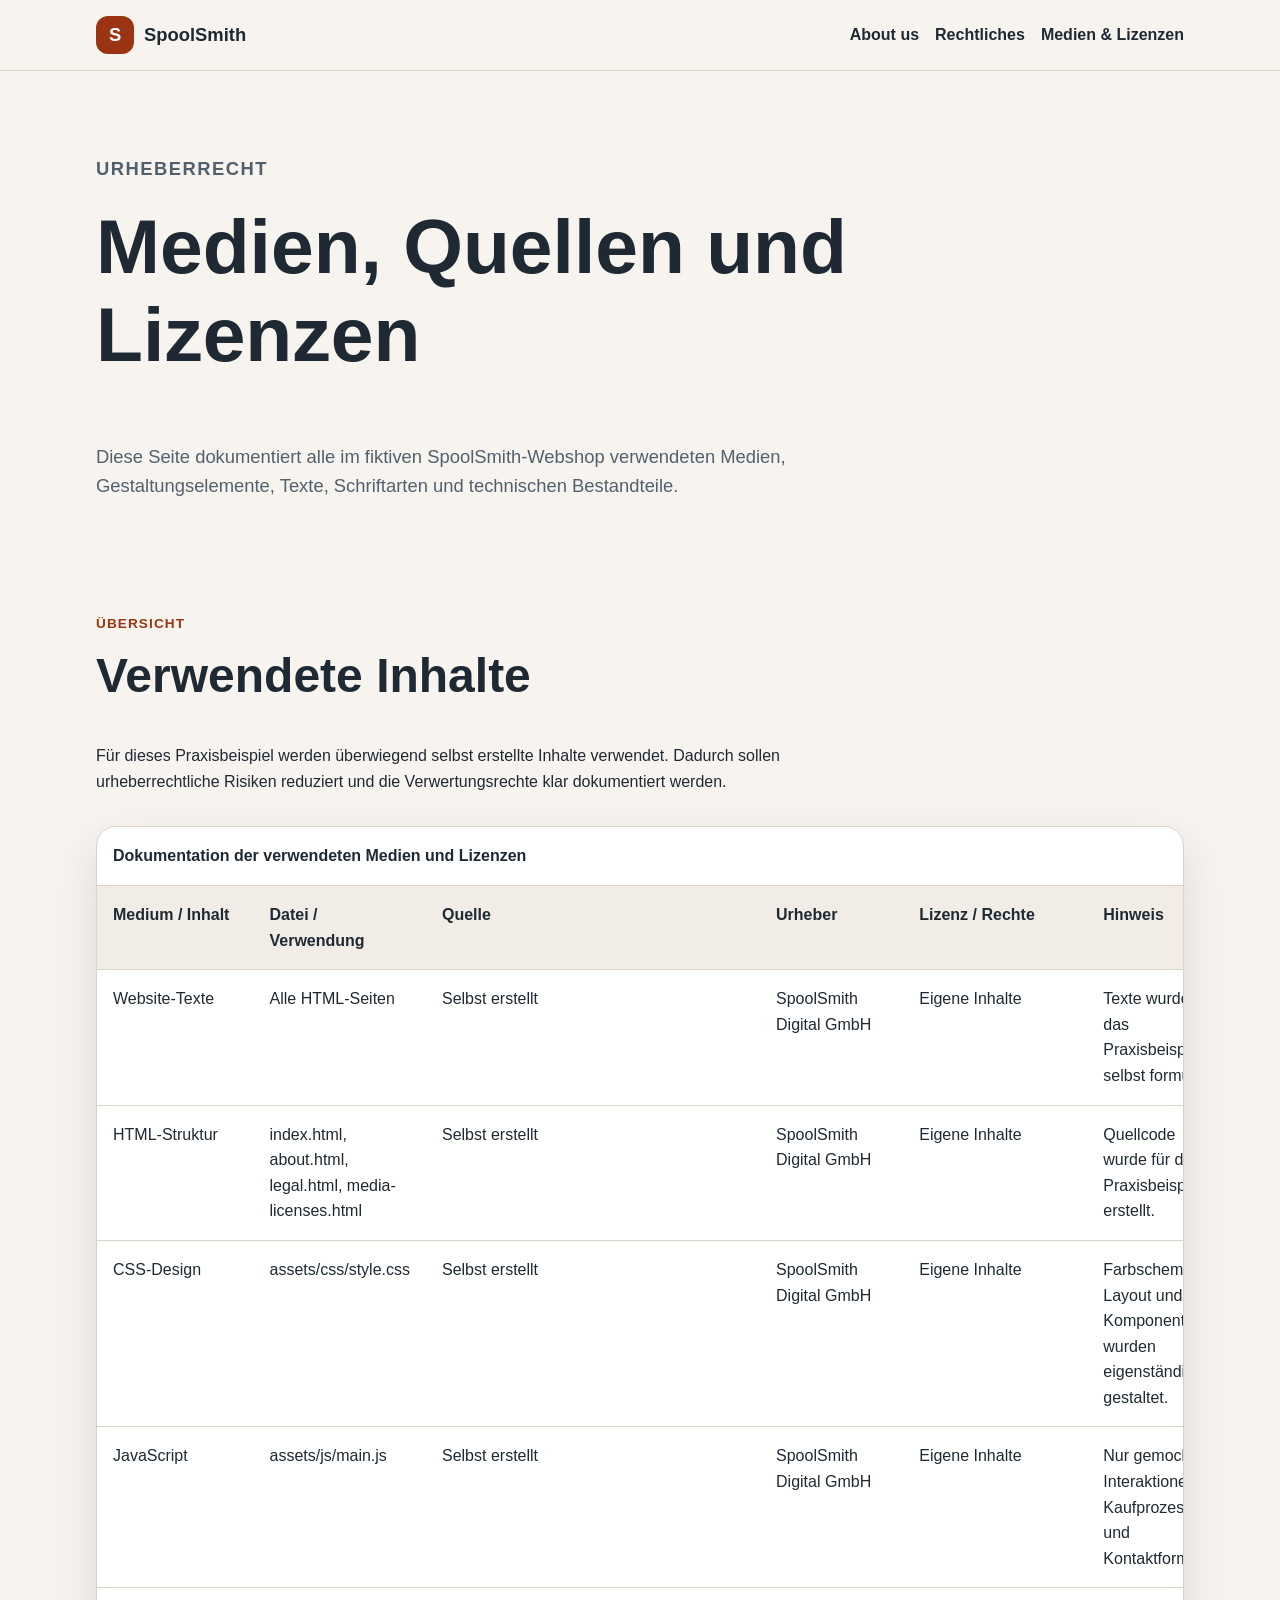
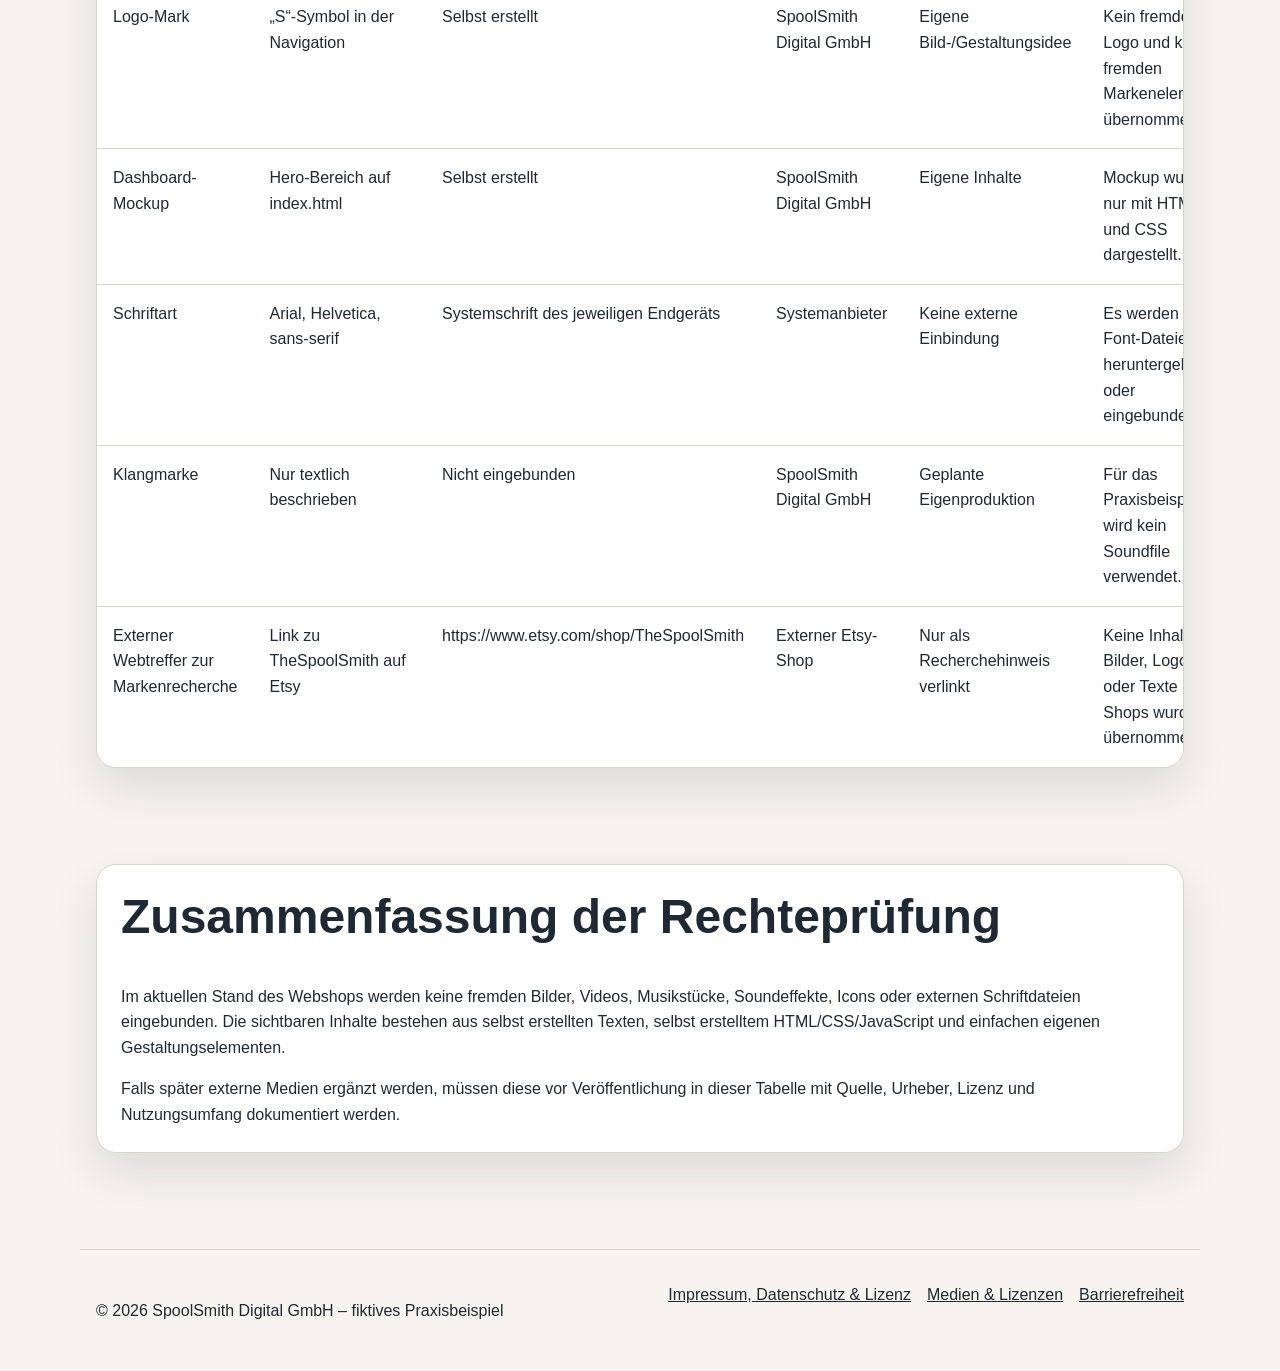
<file: media-licenses.html>
<!DOCTYPE html>
<html lang="de">
<head>
  <meta charset="UTF-8">
  <meta name="viewport" content="width=device-width, initial-scale=1.0">
  <title>Medien & Lizenzen – SpoolSmith</title>
  <meta name="description" content="Dokumentation der verwendeten Medien, Quellen und Lizenzen im SpoolSmith-Webshop.">
  <link rel="stylesheet" href="assets/css/style.css">
</head>
<body>
  <a class="skip-link" href="#main">Zum Inhalt springen</a>

  <header class="site-header">
    <nav class="navbar" aria-label="Hauptnavigation">
      <a class="logo" href="index.html" aria-label="SpoolSmith Startseite">
        <span class="logo-mark">S</span>
        <span>SpoolSmith</span>
      </a>

      <ul class="nav-links">
        <li><a href="about.html">About us</a></li>
        <li><a href="legal.html">Rechtliches</a></li>
        <li><a href="media-licenses.html" aria-current="page">Medien & Lizenzen</a></li>
      </ul>
    </nav>
  </header>

  <main id="main">
    <section class="page-hero">
      <p class="eyebrow">Urheberrecht</p>
      <h1>Medien, Quellen und Lizenzen</h1>
      <p>
        Diese Seite dokumentiert alle im fiktiven SpoolSmith-Webshop verwendeten
        Medien, Gestaltungselemente, Texte, Schriftarten und technischen Bestandteile.
      </p>
    </section>

    <section class="section">
      <div class="section-heading">
        <p class="eyebrow">Übersicht</p>
        <h2>Verwendete Inhalte</h2>
        <p>
          Für dieses Praxisbeispiel werden überwiegend selbst erstellte Inhalte verwendet.
          Dadurch sollen urheberrechtliche Risiken reduziert und die Verwertungsrechte klar
          dokumentiert werden.
        </p>
      </div>

      <div class="table-wrapper">
        <table>
          <caption>Dokumentation der verwendeten Medien und Lizenzen</caption>
          <thead>
            <tr>
              <th scope="col">Medium / Inhalt</th>
              <th scope="col">Datei / Verwendung</th>
              <th scope="col">Quelle</th>
              <th scope="col">Urheber</th>
              <th scope="col">Lizenz / Rechte</th>
              <th scope="col">Hinweis</th>
            </tr>
          </thead>
          <tbody>
            <tr>
              <td>Website-Texte</td>
              <td>Alle HTML-Seiten</td>
              <td>Selbst erstellt</td>
              <td>SpoolSmith Digital GmbH</td>
              <td>Eigene Inhalte</td>
              <td>Texte wurden für das Praxisbeispiel selbst formuliert.</td>
            </tr>
            <tr>
              <td>HTML-Struktur</td>
              <td>index.html, about.html, legal.html, media-licenses.html</td>
              <td>Selbst erstellt</td>
              <td>SpoolSmith Digital GmbH</td>
              <td>Eigene Inhalte</td>
              <td>Quellcode wurde für das Praxisbeispiel erstellt.</td>
            </tr>
            <tr>
              <td>CSS-Design</td>
              <td>assets/css/style.css</td>
              <td>Selbst erstellt</td>
              <td>SpoolSmith Digital GmbH</td>
              <td>Eigene Inhalte</td>
              <td>Farbschema, Layout und Komponenten wurden eigenständig gestaltet.</td>
            </tr>
            <tr>
              <td>JavaScript</td>
              <td>assets/js/main.js</td>
              <td>Selbst erstellt</td>
              <td>SpoolSmith Digital GmbH</td>
              <td>Eigene Inhalte</td>
              <td>Nur gemockte Interaktionen für Kaufprozess und Kontaktformular.</td>
            </tr>
            <tr>
              <td>Logo-Mark</td>
              <td>„S“-Symbol in der Navigation</td>
              <td>Selbst erstellt</td>
              <td>SpoolSmith Digital GmbH</td>
              <td>Eigene Bild-/Gestaltungsidee</td>
              <td>Kein fremdes Logo und keine fremden Markenelemente übernommen.</td>
            </tr>
            <tr>
              <td>Dashboard-Mockup</td>
              <td>Hero-Bereich auf index.html</td>
              <td>Selbst erstellt</td>
              <td>SpoolSmith Digital GmbH</td>
              <td>Eigene Inhalte</td>
              <td>Mockup wurde nur mit HTML und CSS dargestellt.</td>
            </tr>
            <tr>
              <td>Schriftart</td>
              <td>Arial, Helvetica, sans-serif</td>
              <td>Systemschrift des jeweiligen Endgeräts</td>
              <td>Systemanbieter</td>
              <td>Keine externe Einbindung</td>
              <td>Es werden keine Font-Dateien heruntergeladen oder eingebunden.</td>
            </tr>
            <tr>
              <td>Klangmarke</td>
              <td>Nur textlich beschrieben</td>
              <td>Nicht eingebunden</td>
              <td>SpoolSmith Digital GmbH</td>
              <td>Geplante Eigenproduktion</td>
              <td>Für das Praxisbeispiel wird kein Soundfile verwendet.</td>
            </tr>
            <tr>
              <td>Externer Webtreffer zur Markenrecherche</td>
              <td>Link zu TheSpoolSmith auf Etsy</td>
              <td>https://www.etsy.com/shop/TheSpoolSmith</td>
              <td>Externer Etsy-Shop</td>
              <td>Nur als Recherchehinweis verlinkt</td>
              <td>Keine Inhalte, Bilder, Logos oder Texte des Shops wurden übernommen.</td>
            </tr>
          </tbody>
        </table>
      </div>
    </section>

    <section class="section">
      <div class="notice">
        <h2>Zusammenfassung der Rechteprüfung</h2>
        <p>
          Im aktuellen Stand des Webshops werden keine fremden Bilder, Videos,
          Musikstücke, Soundeffekte, Icons oder externen Schriftdateien eingebunden.
          Die sichtbaren Inhalte bestehen aus selbst erstellten Texten, selbst erstelltem
          HTML/CSS/JavaScript und einfachen eigenen Gestaltungselementen.
        </p>
        <p>
          Falls später externe Medien ergänzt werden, müssen diese vor Veröffentlichung
          in dieser Tabelle mit Quelle, Urheber, Lizenz und Nutzungsumfang dokumentiert
          werden.
        </p>
      </div>
    </section>
  </main>

  <footer class="site-footer">
    <p>&copy; 2026 SpoolSmith Digital GmbH – fiktives Praxisbeispiel</p>
    <nav aria-label="Footer Navigation">
      <a href="legal.html">Impressum, Datenschutz & Lizenz</a>
      <a href="media-licenses.html">Medien & Lizenzen</a>
      <a href="legal.html#accessibility">Barrierefreiheit</a>
    </nav>
  </footer>

  <script src="assets/js/main.js"></script>
</body>
</html>
</file>
<file: assets/css/style.css>
:root {
  --color-bg: #f7f4ef;
  --color-surface: #ffffff;
  --color-text: #1f2933;
  --color-muted: #52606d;
  --color-primary: #9a3412;
  --color-primary-dark: #7c2d12;
  --color-accent: #0f766e;
  --color-border: #d9d2c7;
  --shadow: 0 20px 45px rgba(31, 41, 51, 0.12);
  --radius: 1.25rem;
  --max-width: 1120px;
}

* {
  box-sizing: border-box;
}

body {
  margin: 0;
  font-family: Arial, Helvetica, sans-serif;
  background: var(--color-bg);
  color: var(--color-text);
  line-height: 1.6;
}

a {
  color: inherit;
}

a:focus-visible,
button:focus-visible {
  outline: 3px solid var(--color-accent);
  outline-offset: 4px;
}

.skip-link {
  position: absolute;
  left: 1rem;
  top: -100px;
  background: var(--color-text);
  color: white;
  padding: 0.75rem 1rem;
  z-index: 100;
}

.skip-link:focus {
  top: 1rem;
}

.site-header {
  background: rgba(247, 244, 239, 0.95);
  border-bottom: 1px solid var(--color-border);
  position: sticky;
  top: 0;
  z-index: 10;
}

.navbar {
  max-width: var(--max-width);
  margin: 0 auto;
  padding: 1rem;
  display: flex;
  justify-content: space-between;
  align-items: center;
  gap: 1rem;
}

.logo {
  display: inline-flex;
  align-items: center;
  gap: 0.6rem;
  font-weight: 800;
  text-decoration: none;
  font-size: 1.15rem;
}

.logo-mark {
  width: 2.4rem;
  height: 2.4rem;
  border-radius: 0.75rem;
  display: grid;
  place-items: center;
  background: var(--color-primary);
  color: white;
}

.nav-links {
  list-style: none;
  display: flex;
  gap: 1rem;
  margin: 0;
  padding: 0;
  flex-wrap: wrap;
}

.nav-links a {
  text-decoration: none;
  font-weight: 600;
}

.nav-links a:hover {
  text-decoration: underline;
}

.hero {
  max-width: var(--max-width);
  margin: 0 auto;
  padding: 5rem 1rem;
  display: grid;
  grid-template-columns: 1.3fr 0.7fr;
  gap: 2rem;
  align-items: center;
}

.eyebrow {
  color: var(--color-primary);
  text-transform: uppercase;
  font-weight: 800;
  letter-spacing: 0.08em;
  font-size: 0.85rem;
}

h1,
h2,
h3 {
  line-height: 1.15;
  margin-top: 0;
}

h1 {
  font-size: clamp(2.4rem, 7vw, 4.8rem);
  max-width: 850px;
}

h2 {
  font-size: clamp(1.8rem, 4vw, 3rem);
}

.hero-description {
  font-size: 1.2rem;
  color: var(--color-muted);
  max-width: 680px;
}

.hero-actions {
  display: flex;
  gap: 1rem;
  flex-wrap: wrap;
  margin-top: 2rem;
}

.button {
  border: 0;
  border-radius: 999px;
  padding: 0.85rem 1.2rem;
  font-weight: 800;
  cursor: pointer;
  text-decoration: none;
  display: inline-flex;
  justify-content: center;
  align-items: center;
}

.button.primary {
  background: var(--color-primary);
  color: white;
}

.button.primary:hover {
  background: var(--color-primary-dark);
}

.button.secondary {
  background: var(--color-surface);
  color: var(--color-text);
  border: 1px solid var(--color-border);
}

.hero-card,
.card,
.price-card {
  background: var(--color-surface);
  border: 1px solid var(--color-border);
  border-radius: var(--radius);
  box-shadow: var(--shadow);
}

.hero-card {
  padding: 1.5rem;
}

.dashboard-row {
  display: flex;
  justify-content: space-between;
  gap: 1rem;
  border-top: 1px solid var(--color-border);
  padding: 1rem 0;
}

.section {
  max-width: var(--max-width);
  margin: 0 auto;
  padding: 3rem 1rem;
}

.section-heading {
  max-width: 760px;
  margin-bottom: 2rem;
}

.grid {
  display: grid;
  gap: 1rem;
}

.cards {
  grid-template-columns: repeat(4, 1fr);
}

.card,
.price-card {
  padding: 1.4rem;
}

.pricing-grid {
  grid-template-columns: repeat(4, 1fr);
}

.price-card.featured {
  border: 3px solid var(--color-primary);
}

.price {
  font-size: 2rem;
  font-weight: 900;
  margin: 0.5rem 0;
}

.price span {
  font-size: 1rem;
  font-weight: 600;
  color: var(--color-muted);
}

.site-footer {
  border-top: 1px solid var(--color-border);
  padding: 2rem 1rem;
  max-width: var(--max-width);
  margin: 3rem auto 0;
  display: flex;
  justify-content: space-between;
  gap: 1rem;
  flex-wrap: wrap;
}

.site-footer nav {
  display: flex;
  gap: 1rem;
  flex-wrap: wrap;
}

@media (max-width: 850px) {
  .hero {
    grid-template-columns: 1fr;
    padding-top: 3rem;
  }

  .cards,
  .pricing-grid {
    grid-template-columns: 1fr 1fr;
  }

  .navbar {
    align-items: flex-start;
    flex-direction: column;
  }
}

@media (max-width: 560px) {
  .cards,
  .pricing-grid {
    grid-template-columns: 1fr;
  }

  .hero-actions {
    flex-direction: column;
  }

  .button {
    width: 100%;
  }
}

/* for about.html */

.page-hero {
  max-width: var(--max-width);
  margin: 0 auto;
  padding: 4rem 1rem 2rem;
}

.page-hero p {
  max-width: 760px;
  color: var(--color-muted);
  font-size: 1.15rem;
}

.two-column {
  display: grid;
  grid-template-columns: 1.2fr 0.8fr;
  gap: 2rem;
  align-items: start;
}

.info-box,
.notice {
  background: var(--color-surface);
  border: 1px solid var(--color-border);
  border-radius: var(--radius);
  box-shadow: var(--shadow);
  padding: 1.5rem;
}

.info-box dl {
  margin: 0;
}

.info-box div {
  border-top: 1px solid var(--color-border);
  padding: 0.9rem 0;
}

.info-box div:first-of-type {
  border-top: 0;
}

.info-box dt {
  font-weight: 800;
}

.info-box dd {
  margin: 0.2rem 0 0;
  color: var(--color-muted);
}

.table-wrapper {
  overflow-x: auto;
  background: var(--color-surface);
  border: 1px solid var(--color-border);
  border-radius: var(--radius);
  box-shadow: var(--shadow);
}

table {
  width: 100%;
  border-collapse: collapse;
  min-width: 680px;
}

caption {
  text-align: left;
  font-weight: 800;
  padding: 1rem;
}

th,
td {
  text-align: left;
  vertical-align: top;
  padding: 1rem;
  border-top: 1px solid var(--color-border);
}

th {
  background: #f1ede6;
}

.notice p:first-child {
  margin-top: 0;
}

.notice p:last-child {
  margin-bottom: 0;
}

@media (max-width: 850px) {
  .two-column {
    grid-template-columns: 1fr;
  }
}

/* for legal.html */

.legal-layout {
  display: grid;
  grid-template-columns: 280px 1fr;
  gap: 2rem;
  align-items: start;
}

.legal-nav {
  position: sticky;
  top: 6rem;
  background: var(--color-surface);
  border: 1px solid var(--color-border);
  border-radius: var(--radius);
  box-shadow: var(--shadow);
  padding: 1.25rem;
}

.legal-nav h2 {
  font-size: 1.2rem;
}

.legal-nav ul {
  list-style: none;
  padding: 0;
  margin: 0;
}

.legal-nav li {
  border-top: 1px solid var(--color-border);
}

.legal-nav li:first-child {
  border-top: 0;
}

.legal-nav a {
  display: block;
  padding: 0.75rem 0;
  font-weight: 700;
  text-decoration: none;
}

.legal-nav a:hover {
  text-decoration: underline;
}

.legal-content {
  display: grid;
  gap: 1.5rem;
}

.legal-block {
  background: var(--color-surface);
  border: 1px solid var(--color-border);
  border-radius: var(--radius);
  box-shadow: var(--shadow);
  padding: 1.5rem;
  scroll-margin-top: 7rem;
}

.legal-block h2 {
  margin-bottom: 1.2rem;
}

.legal-block h3 {
  margin-top: 1.6rem;
}

.legal-block ul {
  padding-left: 1.25rem;
}

.contact-form {
  display: grid;
  gap: 1rem;
  max-width: 680px;
  margin-top: 1.5rem;
}

.contact-form label {
  display: block;
  font-weight: 800;
  margin-bottom: 0.35rem;
}

.contact-form input,
.contact-form textarea {
  width: 100%;
  border: 1px solid var(--color-border);
  border-radius: 0.8rem;
  padding: 0.85rem;
  font: inherit;
  background: #fff;
  color: var(--color-text);
}

.contact-form input:focus,
.contact-form textarea:focus {
  outline: 3px solid var(--color-accent);
  outline-offset: 3px;
}

.form-hint {
  color: var(--color-muted);
  margin: 0;
}

@media (max-width: 900px) {
  .legal-layout {
    grid-template-columns: 1fr;
  }

  .legal-nav {
    position: static;
  }
}
</file>
